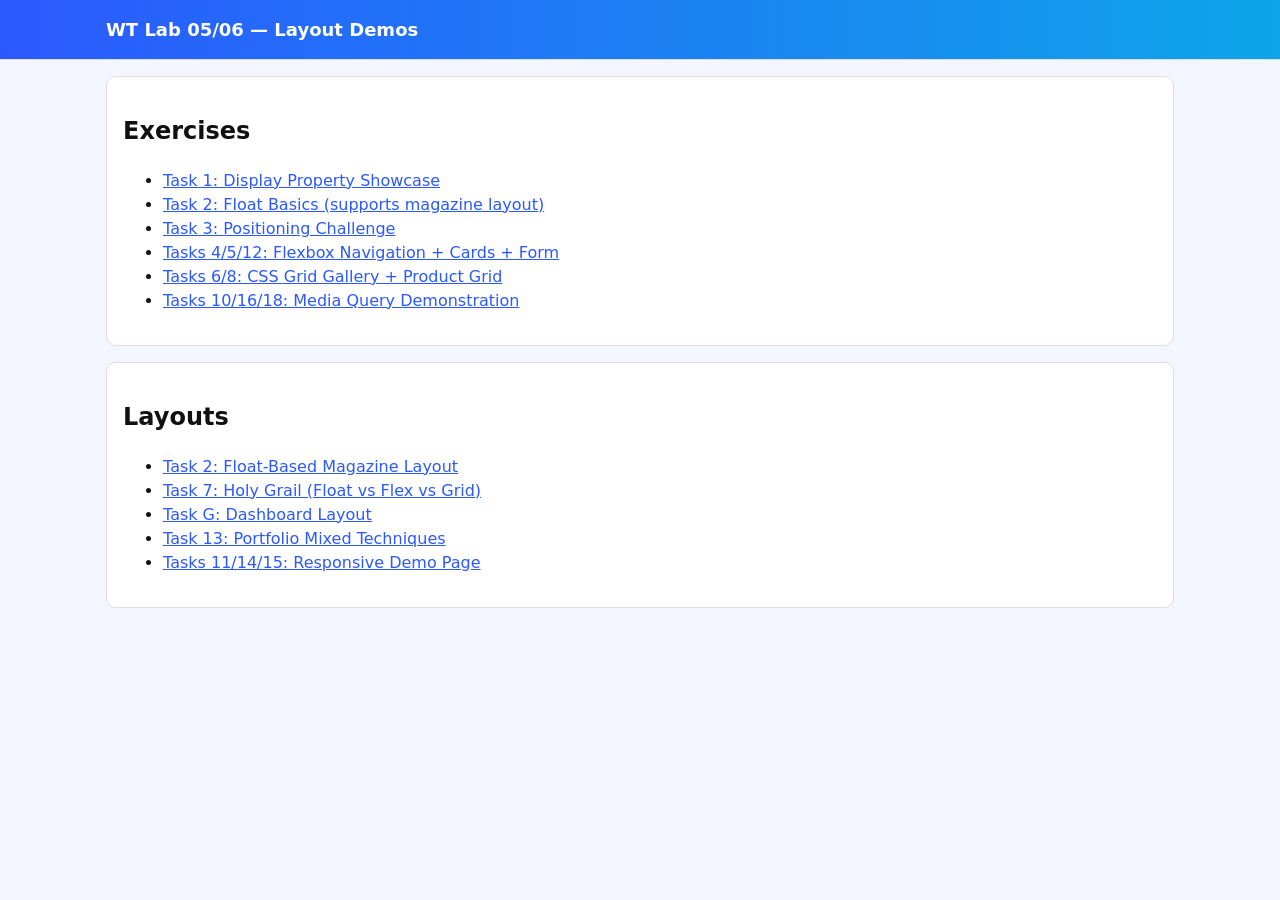
<file: index.html>
<!doctype html>
<html lang="en">
	<head>
		<meta charset="utf-8" />
		<meta name="viewport" content="width=device-width, initial-scale=1" />
		<title>Lab 05/06 Layouts</title>
		<link rel="stylesheet" href="styles/base.css" />
		<link rel="stylesheet" href="styles/utilities.css" />
	</head>
	<body>
		<header class="page-header">
			<div class="container">
				<h1 class="page-title">WT Lab 05/06 — Layout Demos</h1>
				<div class="nav-links">
				</div>
			</div>
		</header>

		<main class="container stack">
			<section class="panel">
				<h2>Exercises</h2>
				<ul>
					<li><a href="exercises/display-exercises.html">Task 1: Display Property Showcase</a></li>
					<li><a href="exercises/float-exercises.html">Task 2: Float Basics (supports magazine layout)</a></li>
					<li><a href="exercises/position-exercises.html">Task 3: Positioning Challenge</a></li>
					<li><a href="exercises/flexbox-exercises.html">Tasks 4/5/12: Flexbox Navigation + Cards + Form</a></li>
					<li><a href="exercises/grid-exercises.html">Tasks 6/8: CSS Grid Gallery + Product Grid</a></li>
					<li><a href="exercises/media-query-exercises.html">Tasks 10/16/18: Media Query Demonstration</a></li>
				</ul>
			</section>

			<section class="panel">
				<h2>Layouts</h2>
				<ul>
					<li><a href="layouts/magazine-float.html">Task 2: Float-Based Magazine Layout</a></li>
					<li><a href="layouts/holy-grail-comparison.html">Task 7: Holy Grail (Float vs Flex vs Grid)</a></li>
					<li><a href="layouts/dashboard-grid.html">Task G: Dashboard Layout</a></li>
					<li><a href="layouts/portfolio-mixed.html">Task 13: Portfolio Mixed Techniques</a></li>
					<li><a href="layouts/responsive-demo.html">Tasks 11/14/15: Responsive Demo Page</a></li>
				</ul>
			</section>
		</main>
	</body>
</html>
</file>
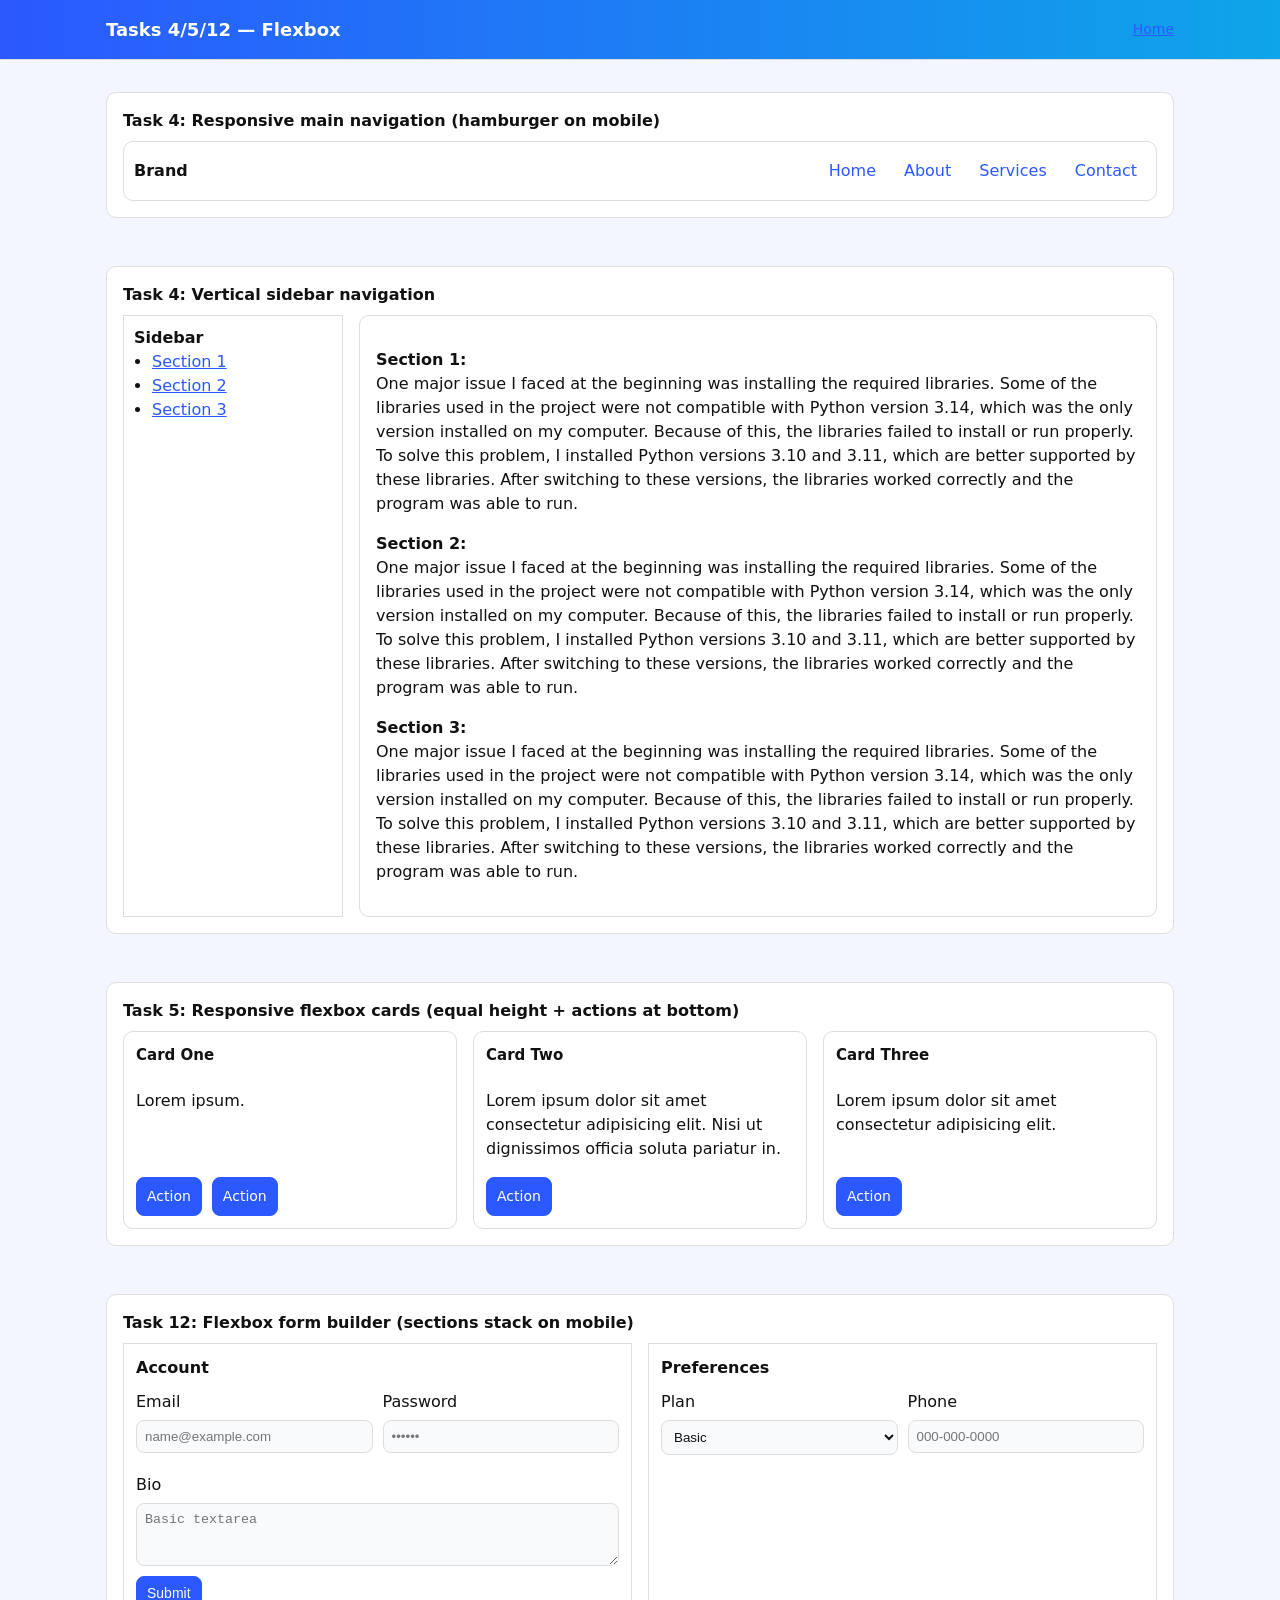
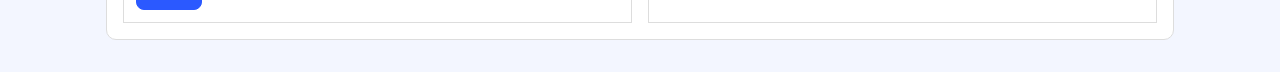
<file: exercises/flexbox-exercises.html>
<!doctype html>
<html lang="en">
	<head>
		<meta charset="utf-8" />
		<meta name="viewport" content="width=device-width, initial-scale=1" />
		<title>Flexbox Exercises</title>
		<link rel="stylesheet" href="../styles/base.css" />
		<link rel="stylesheet" href="../styles/utilities.css" />
		<link rel="stylesheet" href="../styles/flexbox.css" />
	</head>
	<body>
		<header class="page-header">
			<div class="container">
				<h1 class="page-title">Tasks 4/5/12 — Flexbox</h1>
				<nav class="nav-links">
					<a href="../index.html">Home</a>
				</nav>
			</div>
		</header>

		<main class="container stack">
			<section class="panel section">
				<h2>Task 4: Responsive main navigation (hamburger on mobile)</h2>
				<div class="nav-shell">
					<nav class="main-nav" aria-label="Main">
						<div class="brand">Brand</div>
						<label class="hamburger" for="navToggle">Menu</label>
						<input class="nav-toggle" id="navToggle" type="checkbox" />
						<ul class="nav-links-list">
							<li><a href="#">Home</a></li>
							<li><a href="#">About</a></li>
							<li class="dropdown">
								<a href="#">Services</a>
								<ul class="dropdown-menu" aria-label="Dropdown">
									<li><a href="#">Service A</a></li>
									<li><a href="#">Service B</a></li>
								</ul>
							</li>
							<li><a href="#">Contact</a></li>
						</ul>
					</nav>
				</div>
			</section>

			<section class="panel section">
				<h2>Task 4: Vertical sidebar navigation</h2>
				<div class="flex-layout">
					<aside class="side-nav" aria-label="Sidebar navigation">
						<strong>Sidebar</strong>
						<ul>
							<li><a href="#s1">Section 1</a></li>
							<li><a href="#s2">Section 2</a></li>
							<li><a href="#s3">Section 3</a></li>
						</ul>
					</aside>
					<div class="flex-content panel">
						 <p id="s1"><b>Section 1:</b><br>One major issue I faced at the beginning was installing the required
                            libraries. Some of the libraries used in the project were not compatible
                            with Python version 3.14, which was the only version installed on
                            my computer. Because of this, the libraries failed to install or run
                            properly. To solve this problem, I installed Python versions 3.10 
                            and 3.11, which are better supported by these libraries. After switching
                            to these versions, the libraries worked correctly and the program was 
                            able to run.</p>
                            <p id="s2"><b>Section 2:</b><br>One major issue I faced at the beginning was installing the required
                            libraries. Some of the libraries used in the project were not compatible
                            with Python version 3.14, which was the only version installed on
                            my computer. Because of this, the libraries failed to install or run
                            properly. To solve this problem, I installed Python versions 3.10 
                            and 3.11, which are better supported by these libraries. After switching
                            to these versions, the libraries worked correctly and the program was 
                            able to run.</p>
                            <p id="s3"><b>Section 3:</b><br>One major issue I faced at the beginning was installing the required
                            libraries. Some of the libraries used in the project were not compatible
                            with Python version 3.14, which was the only version installed on
                            my computer. Because of this, the libraries failed to install or run
                            properly. To solve this problem, I installed Python versions 3.10 
                            and 3.11, which are better supported by these libraries. After switching
                            to these versions, the libraries worked correctly and the program was 
                            able to run.</p>
					</div>
				</div>
			</section>

			<section class="panel section">
				<h2>Task 5: Responsive flexbox cards (equal height + actions at bottom)</h2>
				<div class="card-grid">
					<article class="card">
						<h3>Card One</h3>
						<p>Lorem ipsum.</p>
						<div class="actions">
							<a class="btn" href="#">Action</a>
							<a class="btn" href="#">Action</a>
						</div>
					</article>
					<article class="card">
						<h3>Card Two</h3>
						<p>Lorem ipsum dolor sit amet consectetur adipisicing elit. Nisi ut dignissimos officia soluta pariatur in.</p>
						<div class="actions">
							<a class="btn" href="#">Action</a>
						</div>
					</article>
					<article class="card">
						<h3>Card Three</h3>
						<p>Lorem ipsum dolor sit amet consectetur adipisicing elit.</p>
						<div class="actions">
							<a class="btn" href="#">Action</a>
						</div>
					</article>
				</div>
			</section>

			<section class="panel section">
				<h2>Task 12: Flexbox form builder (sections stack on mobile)</h2>
				<div class="form-grid">
					<form class="form-section" action="#" method="get">
						<strong>Account</strong>
						<div class="field-row">
							<label class="field">
								<span>Email</span>
								<input type="email" name="email" placeholder="name@example.com" />
							</label>
							<label class="field">
								<span>Password</span>
								<input type="password" name="password" placeholder="••••••" />
							</label>
						</div>
						<label class="field wide">
							<span>Bio</span>
							<textarea name="bio" rows="3" placeholder="Basic textarea"></textarea>
						</label>
						<button class="btn" type="submit">Submit</button>
					</form>

					<form class="form-section" action="#" method="get">
						<strong>Preferences</strong>
						<div class="field-row">
							<label class="field">
								<span>Plan</span>
								<select name="plan">
									<option>Basic</option>
									<option>Pro</option>
								</select>
							</label>
							<label class="field">
								<span>Phone</span>
								<input type="tel" name="phone" placeholder="000-000-0000" />
							</label>
						</div>
					</form>
				</div>
			</section>
		</main>
	</body>
</html>
</file>
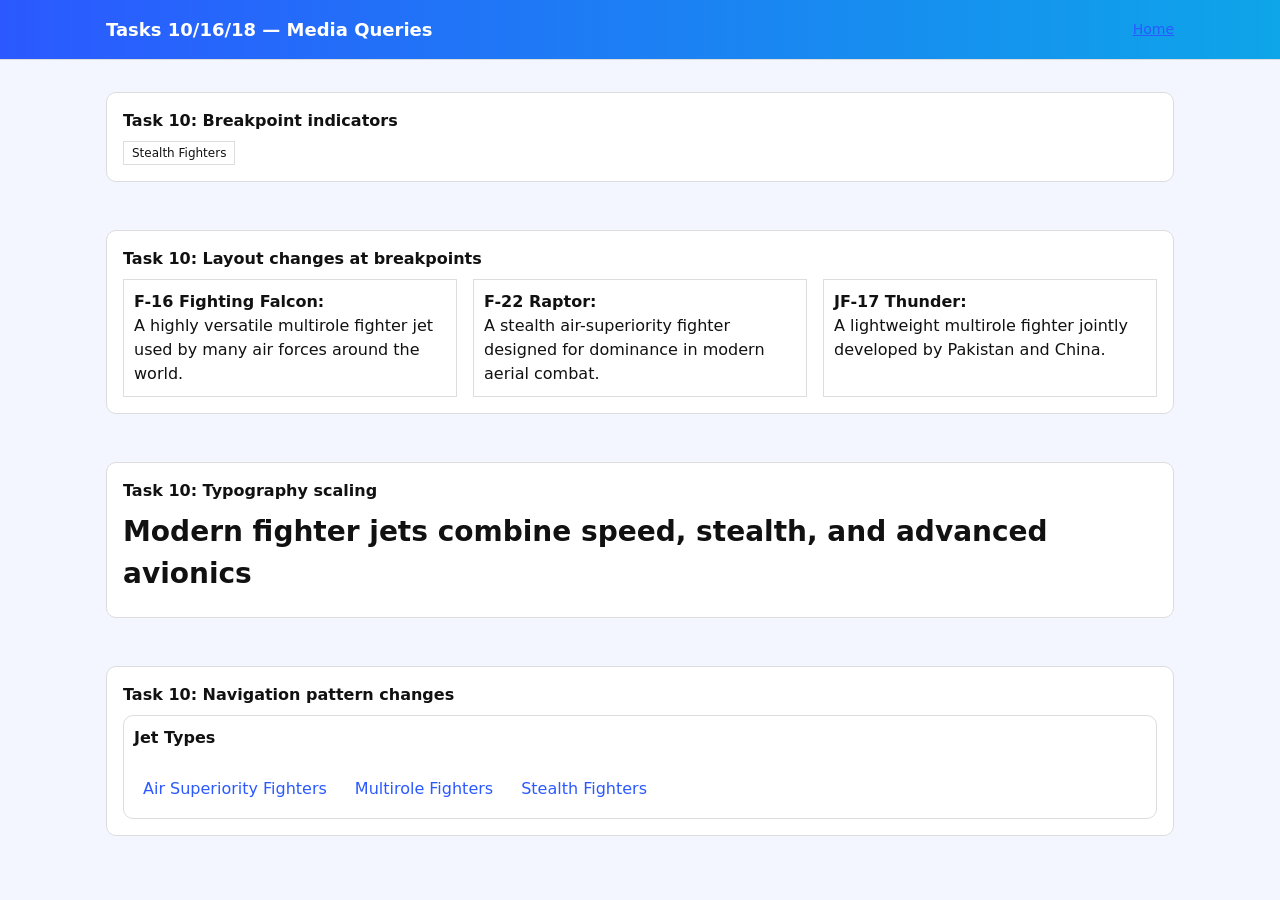
<file: exercises/media-query-exercises.html>
<!doctype html>
<html lang="en">
	<head>
		<meta charset="utf-8" />
		<meta name="viewport" content="width=device-width, initial-scale=1" />
		<title>Media Query Exercises</title>
		<link rel="stylesheet" href="../styles/base.css" />
		<link rel="stylesheet" href="../styles/utilities.css" />
		<link rel="stylesheet" href="../styles/media-queries.css" />
	</head>
	<body>
		<header class="page-header">
			<div class="container">
				<h1 class="page-title">Tasks 10/16/18 — Media Queries</h1>
				<nav class="nav-links">
					<a href="../index.html">Home</a>
				</nav>
			</div>
		</header>

		<main class="container stack">
			<section class="panel section">
				<h2>Task 10: Breakpoint indicators</h2>
				<div class="mq-indicators">
					<span class="pill base">Light Fighter Jets</span>
					<span class="pill md">Multirole Jets</span>
					<span class="pill lg">Air Superiority Jets</span>
					<span class="pill xl">Stealth Fighters</span>
					<span class="pill xxl">Next-Generation Jets</span>
				</div>
			</section>

			<section class="panel section">
				<h2>Task 10: Layout changes at breakpoints</h2>
				<div class="mq-layout" aria-label="Boxes">
					<div class="box"><b>F-16 Fighting Falcon:</b><br> A highly versatile multirole fighter jet used by many air forces around the world.</div>
					<div class="box"><b>F-22 Raptor: </b><br> A stealth air-superiority fighter designed for dominance in modern aerial combat.</div>
					<div class="box"><b>JF-17 Thunder: </b><br> A lightweight multirole fighter jointly developed by Pakistan and China.</div>
				</div>
			</section>

			<section class="panel section type-demo">
				<h2>Task 10: Typography scaling</h2>
				<h1>Modern fighter jets combine speed, stealth, and advanced avionics</h1>
			</section>

			<section class="panel section">
				<h2>Task 10: Navigation pattern changes</h2>
				<nav class="mq-nav" aria-label="Responsive nav">
					<div class="bar">
						<strong>Jet Types</strong>
						<label for="mqNavToggle">Menu</label>
					</div>
					<input id="mqNavToggle" type="checkbox" />
					<ul>
						<li><a href="#">Air Superiority Fighters</a></li>
						<li><a href="#">Multirole Fighters</a></li>
						<li><a href="#">Stealth Fighters</a></li>
					</ul>
				</nav>
			</section>
		</main>
	</body>
</html>
</file>
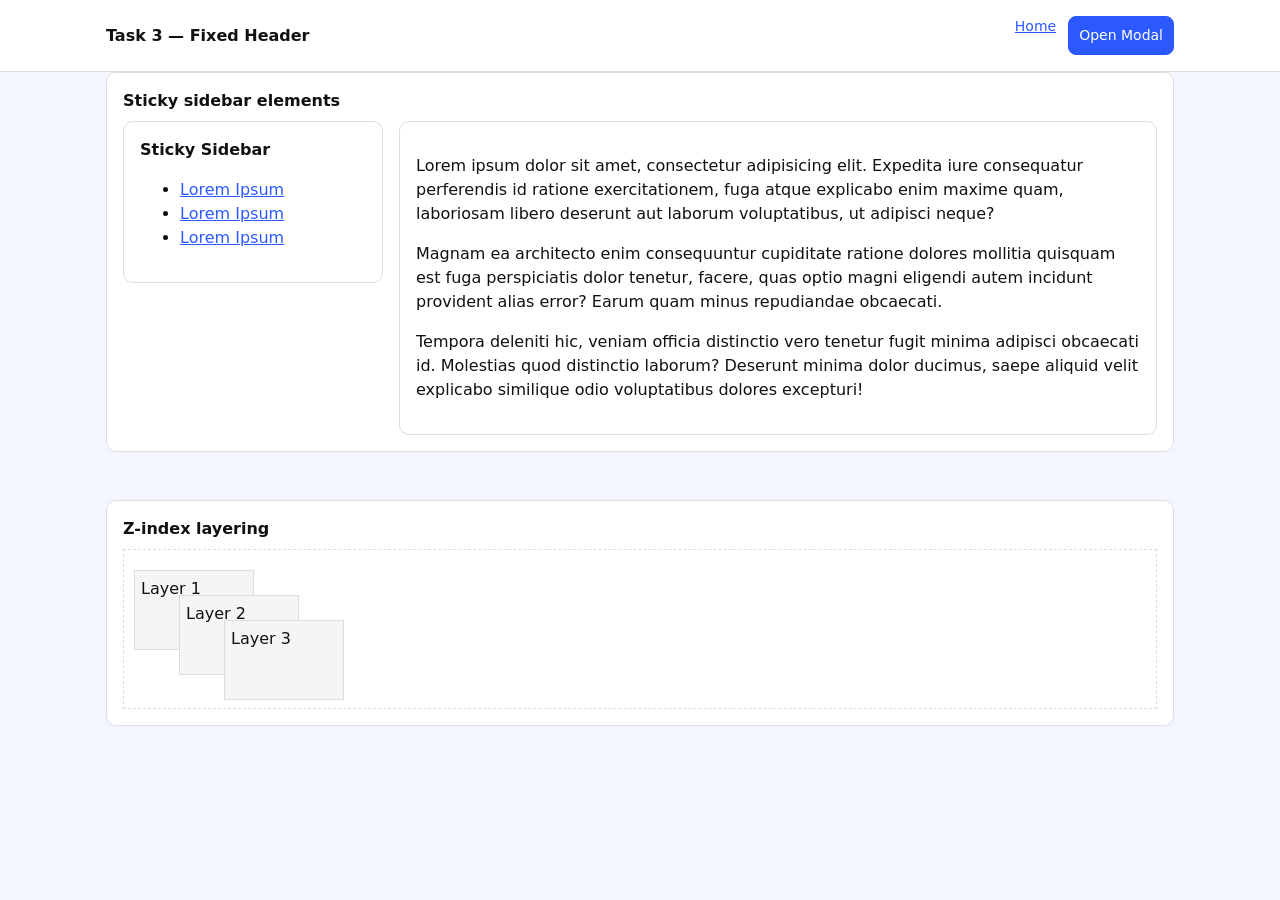
<file: exercises/position-exercises.html>
<!doctype html>
<html lang="en">
	<head>
		<meta charset="utf-8" />
		<meta name="viewport" content="width=device-width, initial-scale=1" />
		<title>Position Exercises</title>
		<link rel="stylesheet" href="../styles/base.css" />
		<link rel="stylesheet" href="../styles/utilities.css" />
		<link rel="stylesheet" href="../styles/position.css" />
	</head>
	<body>
		<header class="fixed-header no-print">
			<div class="container">
				<strong>Task 3 — Fixed Header</strong>
				<nav class="nav-links">
					<a href="../index.html">Home</a>
					<a class="btn" href="#modal">Open Modal</a>
				</nav>
			</div>
		</header>

		<main class="container pos-page stack">
			<section class="panel section">
				<h2>Sticky sidebar elements</h2>
				<div class="pos-demo">
					<aside class="panel sticky-box">
						<strong>Sticky Sidebar</strong>
						<ul>
							<li><a href="https://en.wikipedia.org/wiki/Lorem_ipsum">Lorem Ipsum</a></li>
							<li><a href="https://en.wikipedia.org/wiki/Lorem_ipsum">Lorem Ipsum</a></li>
							<li><a href="https://en.wikipedia.org/wiki/Lorem_ipsum">Lorem Ipsum</a></li>
						</ul>
					</aside>

					<div class="panel">
						<p>Lorem ipsum dolor sit amet, consectetur adipisicing elit. Expedita iure consequatur
                             perferendis id ratione exercitationem, fuga atque explicabo enim maxime quam, 
                             laboriosam libero deserunt aut laborum voluptatibus, ut adipisci neque?</p>
                        <p>Magnam ea architecto enim consequuntur cupiditate ratione dolores mollitia quisquam 
                            est fuga perspiciatis dolor tenetur, facere, quas optio magni eligendi autem 
                            incidunt provident alias error? Earum quam minus repudiandae obcaecati.</p>
                        <p>Tempora deleniti hic, veniam officia distinctio vero tenetur fugit minima adipisci
                             obcaecati id. Molestias quod distinctio laborum? Deserunt minima dolor ducimus,
                              saepe aliquid velit explicabo similique odio voluptatibus dolores excepturi!</p>
					</div>
				</div>
			</section>

			<section class="panel section">
				<h2>Z-index layering</h2>
				<div class="layer-area">
					<div class="layer a">Layer 1</div>
					<div class="layer b">Layer 2</div>
					<div class="layer c">Layer 3</div>
				</div>
			</section>
		</main>

		<div id="modal" class="modal-overlay" aria-label="Modal overlay">
			<div class="modal" role="dialog" aria-modal="true" aria-labelledby="modalTitle">
				<h2 id="modalTitle" style="margin-top:0">Modal Dialog</h2>
				<p>This is positioned with CSS. On mobile it becomes full-screen.</p>
				<a class="btn" href="#">Close</a>
			</div>
		</div>
	</body>
</html>
</file>
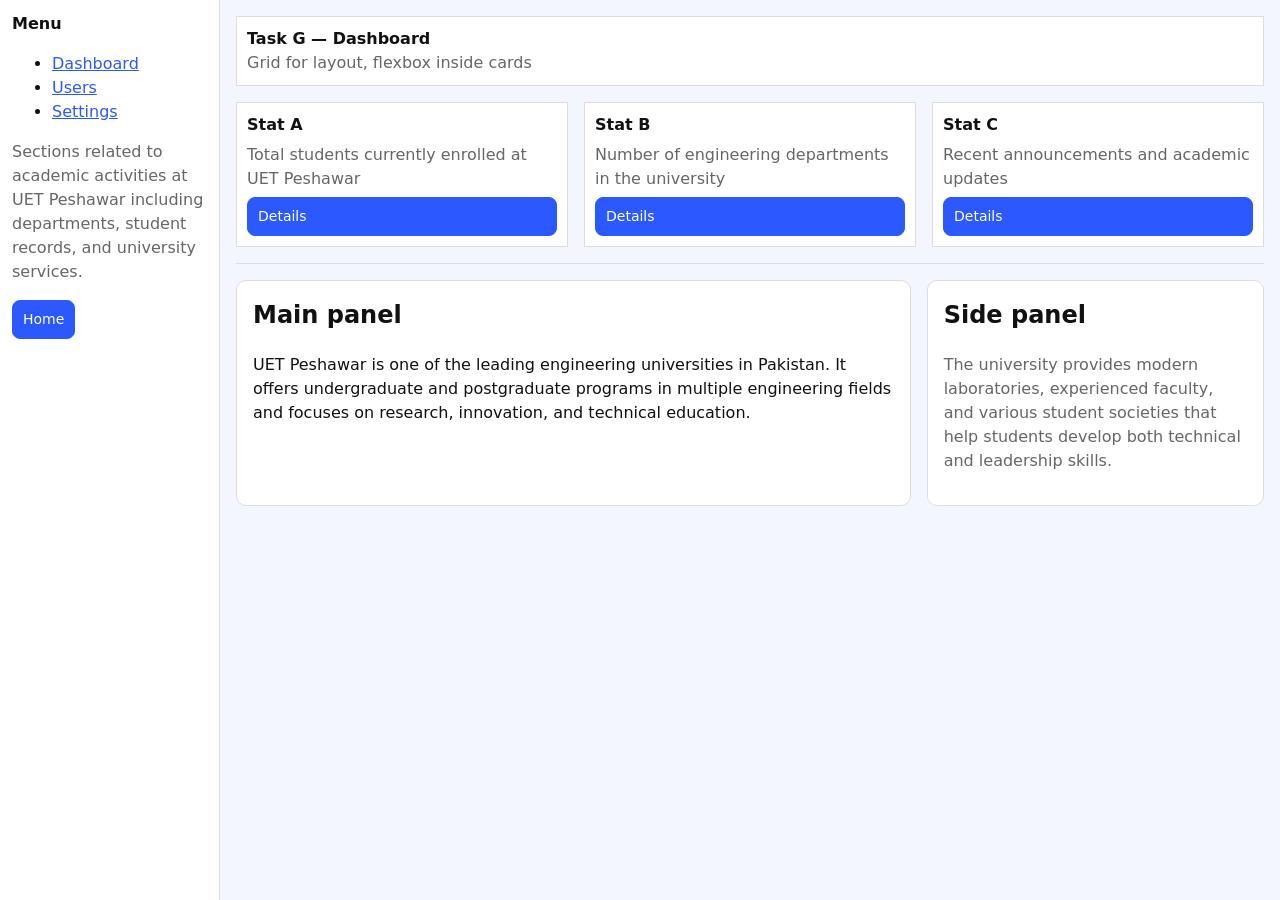
<file: layouts/dashboard-grid.html>
<!doctype html>
<html lang="en">
	<head>
		<meta charset="utf-8" />
		<meta name="viewport" content="width=device-width, initial-scale=1" />
		<title>Dashboard Grid</title>
		<link rel="stylesheet" href="../styles/base.css" />
		<link rel="stylesheet" href="../styles/utilities.css" />
		<link rel="stylesheet" href="../styles/responsive.css" />
	</head>
	<body>
		<div class="dash">
			<aside class="dash-sidebar" aria-label="Sidebar">
				<strong>Menu</strong>
				<ul>
					<li><a href="#">Dashboard</a></li>
					<li><a href="#">Users</a></li>
					<li><a href="#">Settings</a></li>
				</ul>
				<p class="muted">Sections related to academic activities at UET Peshawar including departments, student records, and university services.</p>
				<p><a class="btn" href="../index.html">Home</a></p>
			</aside>

			<main class="dash-main" aria-label="Main content">
				<header class="dash-top">
					<strong>Task G — Dashboard</strong>
					<div class="muted">Grid for layout, flexbox inside cards</div>
				</header>

				<section class="stats" aria-label="Stats">
					<div class="stat">
						<strong>Stat A</strong>
						<span class="muted">Total students currently enrolled at UET Peshawar</span>
						<a class="btn" href="#">Details</a>
					</div>
					<div class="stat">
						<strong>Stat B</strong>
						<span class="muted">Number of engineering departments in the university</span>
						<a class="btn" href="#">Details</a>
					</div>
					<div class="stat">
						<strong>Stat C</strong>
						<span class="muted">Recent announcements and academic updates</span>
						<a class="btn" href="#">Details</a>
					</div>
				</section>

				<hr class="hr" />

				<section class="content-grid" aria-label="Content">
					<div class="panel">
						<h2 style="margin-top:0">Main panel</h2>
						<p>UET Peshawar is one of the leading engineering universities in Pakistan. It offers undergraduate and postgraduate programs in multiple engineering fields and focuses on research, innovation, and technical education.</p>
					</div>
					<div class="panel">
						<h2 style="margin-top:0">Side panel</h2>
						<p class="muted">The university provides modern laboratories, experienced faculty, and various student societies that help students develop both technical and leadership skills.</p>
					</div>
				</section>
			</main>
		</div>
	</body>
</html>
</file>
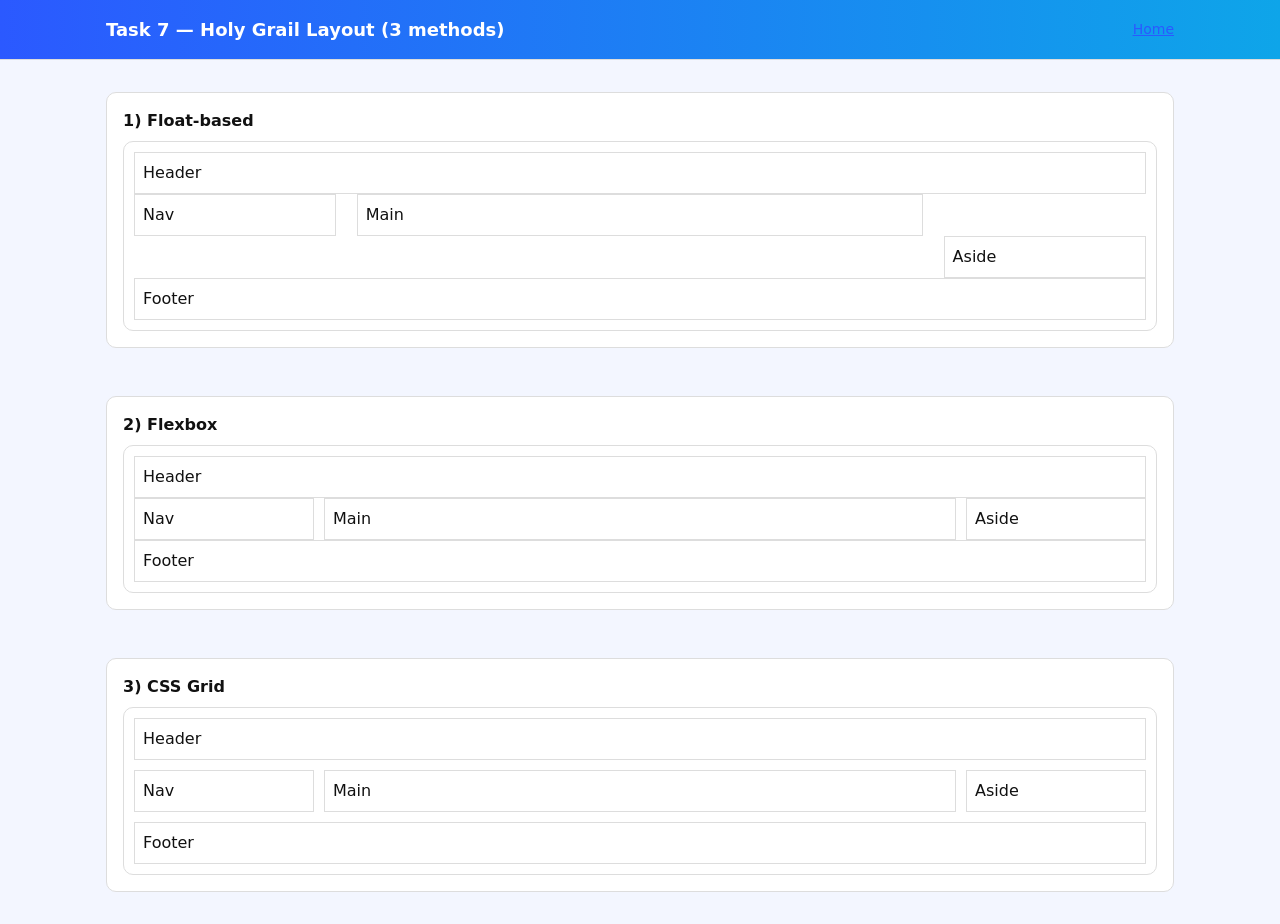
<file: layouts/holy-grail-comparison.html>
<!doctype html>
<html lang="en">
	<head>
		<meta charset="utf-8" />
		<meta name="viewport" content="width=device-width, initial-scale=1" />
		<title>Holy Grail Comparison</title>
		<link rel="stylesheet" href="../styles/base.css" />
		<link rel="stylesheet" href="../styles/utilities.css" />
		<link rel="stylesheet" href="../styles/responsive.css" />
	</head>
	<body>
		<header class="page-header">
			<div class="container">
				<h1 class="page-title">Task 7 — Holy Grail Layout (3 methods)</h1>
				<nav class="nav-links">
					<a href="../index.html">Home</a>
				</nav>
			</div>
		</header>

		<main class="container stack">
			<section class="panel section">
				<h2>1) Float-based</h2>
				<div class="hg-demo hg-float clearfix">
					<div class="hg-header">Header</div>
					<nav class="hg-nav">Nav</nav>
					<main class="hg-main">Main</main>
					<aside class="hg-aside">Aside</aside>
					<div class="hg-footer">Footer</div>
				</div>
			</section>

			<section class="panel section">
				<h2>2) Flexbox</h2>
				<div class="hg-demo hg-flex">
					<div class="hg-header">Header</div>
					<div class="hg-body">
						<nav class="hg-nav">Nav</nav>
						<main class="hg-main">Main</main>
						<aside class="hg-aside">Aside</aside>
					</div>
					<div class="hg-footer">Footer</div>
				</div>
			</section>

			<section class="panel section">
				<h2>3) CSS Grid</h2>
				<div class="hg-demo hg-grid">
					<div class="hg-header">Header</div>
					<nav class="hg-nav">Nav</nav>
					<main class="hg-main">Main</main>
					<aside class="hg-aside">Aside</aside>
					<div class="hg-footer">Footer</div>
				</div>
			</section>
		</main>
	</body>
</html>
</file>
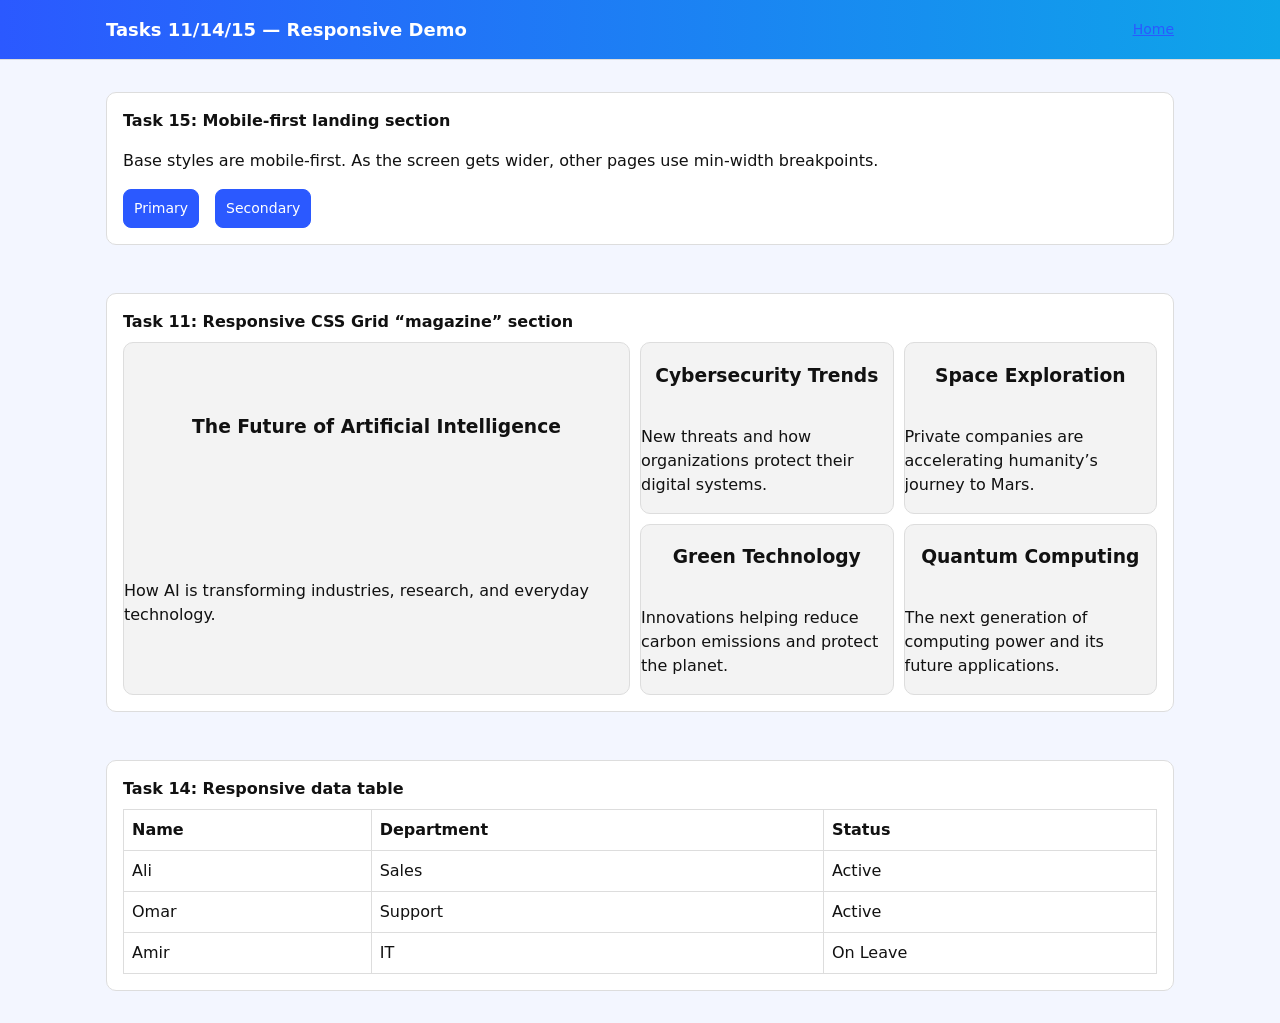
<file: layouts/responsive-demo.html>
<!doctype html>
<html lang="en">
	<head>
		<meta charset="utf-8" />
		<meta name="viewport" content="width=device-width, initial-scale=1" />
		<title>Responsive Demo</title>
		<link rel="stylesheet" href="../styles/base.css" />
		<link rel="stylesheet" href="../styles/utilities.css" />
		<link rel="stylesheet" href="../styles/responsive.css" />
		<link rel="stylesheet" href="../styles/grid.css" />
	</head>
	<body>
		<header class="page-header">
			<div class="container">
				<h1 class="page-title">Tasks 11/14/15 — Responsive Demo</h1>
				<nav class="nav-links">
					<a href="../index.html">Home</a>
				</nav>
			</div>
		</header>

		<main class="container stack">
			<section class="panel section">
				<h2>Task 15: Mobile-first landing section</h2>
				<p>
					Base styles are mobile-first. As the screen gets wider, other pages use min-width breakpoints.
				</p>
				<div class="row">
					<a class="btn" href="#">Primary</a>
					<a class="btn" href="#">Secondary</a>
				</div>
			</section>

			<section class="panel section">
				<h2>Task 11: Responsive CSS Grid “magazine” section</h2>

				<div class="mag-grid" aria-label="Magazine grid">

					<div class="tile feature" tabindex="0">
						<h3>The Future of Artificial Intelligence</h3>
						<p>How AI is transforming industries, research, and everyday technology.</p>
						<div class="overlay"><a href="https://google.com">Read More</a></div>
					</div>

					<div class="tile" tabindex="0">
						<h3>Cybersecurity Trends</h3>
						<p>New threats and how organizations protect their digital systems.</p>
						<div class="overlay"><a href="https://google.com">Read More</a></div>
					</div>

					<div class="tile" tabindex="0">
						<h3>Space Exploration</h3>
						<p>Private companies are accelerating humanity’s journey to Mars.</p>
						<div class="overlay"><a href="https://google.com">Read More</a></div>
					</div>

					<div class="tile" tabindex="0">
						<h3>Green Technology</h3>
						<p>Innovations helping reduce carbon emissions and protect the planet.</p>
						<div class="overlay"><a href="https://google.com">Read More</a></div>
					</div>

					<div class="tile" tabindex="0">
						<h3>Quantum Computing</h3>
						<p>The next generation of computing power and its future applications.</p>
						<div class="overlay"><a href="https://google.com">Read More</a></div>
					</div>

				</div>
			</section>

			<section class="panel section">
				<h2>Task 14: Responsive data table</h2>
				<table class="data-table" aria-label="Data table">
					<thead>
						<tr>
							<th>Name</th>
							<th>Department</th>
							<th>Status</th>
						</tr>
					</thead>
					<tbody>
						<tr>
							<td>Ali</td>
							<td>Sales</td>
							<td>Active</td>
						</tr>
						<tr>
							<td>Omar</td>
							<td>Support</td>
							<td>Active</td>
						</tr>
						<tr>
							<td>Amir</td>
							<td>IT</td>
							<td>On Leave</td>
						</tr>
					</tbody>
				</table>

				<div class="data-cards" aria-label="Card version">
					<div class="data-card">
						<strong>Ali</strong>
						<div class="muted">Sales</div>
						<div>Status: Active</div>
					</div>
					<div class="data-card">
						<strong>Omar</strong>
						<div class="muted">Support</div>
						<div>Status: Active</div>
					</div>
					<div class="data-card">
						<strong>Ali</strong>
						<div class="muted">IT</div>
						<div>Status: On Leave</div>
					</div>
				</div>
			</section>
		</main>
	</body>
</html>
</file>
<file: styles/base.css>
:root {
	--max-width: 1100px;
	--bg: #f3f6ff;
	--surface: #ffffff;
	--surface-2: #f8fafc;
	--text: #111111;
	--muted: #666666;
	--border: #dddddd;
	--accent: #2b59ff;
	--accent-2: #0ea5e9;
	--accent-ink: #ffffff;
	--gap: 16px;
}

* {
	box-sizing: border-box;
}

html,
body {
	height: 100%;
}

body {
	margin: 0;
	font-family: system-ui, -apple-system, Segoe UI, Roboto, Arial, sans-serif;
	line-height: 1.5;
	color: var(--text);
	background: var(--bg);
}

img {
	max-width: 100%;
	display: block;
}

a {
	color: var(--accent);
}

a:hover {
	text-decoration: none;
}

.container {
	max-width: var(--max-width);
	margin: 0 auto;
	padding: 16px;
}

.page-header {
	background: linear-gradient(90deg, var(--accent), var(--accent-2));
	border-bottom: 1px solid var(--border);
}

.page-header .container {
	display: flex;
	gap: 12px;
	align-items: center;
	justify-content: space-between;
}

.page-title {
	margin: 0;
	font-size: 18px;
	color: var(--accent-ink);
}

.nav-links {
	display: flex;
	gap: 12px;
	flex-wrap: wrap;
	font-size: 14px;
	color: var(--accent-ink);
}

.muted {
	color: var(--muted);
}

.panel {
	background: var(--surface);
	border: 1px solid var(--border);
	padding: 16px;
	border-radius: 10px;
}

.section {
	margin: 16px 0;
}

.section h2 {
	margin: 0 0 8px 0;
	font-size: 16px;
}

.btn {
	display: inline-block;
	padding: 8px 10px;
	border: 1px solid var(--accent);
	background: var(--accent);
	color: var(--accent-ink);
	border-radius: 8px;
	text-decoration: none;
	font-size: 14px;
}

.btn:hover {
	filter: brightness(0.95);
}

.field {
	display: flex;
	flex-direction: column;
	gap: 6px;
	margin: 10px 0;
}

.field input,
.field select,
.field textarea {
	padding: 8px;
	border: 1px solid var(--border);
	background: var(--surface-2);
	color: var(--text);
	border-radius: 8px;
}

.hr {
	border: none;
	border-top: 1px solid var(--border);
	margin: 16px 0;
}
</file>
<file: styles/utilities.css>
.stack {
	display: flex;
	flex-direction: column;
	gap: var(--gap);
}

.row {
	display: flex;
	gap: var(--gap);
	align-items: center;
	flex-wrap: wrap;
}

.grid {
	display: grid;
	gap: var(--gap);
}

.center {
	display: grid;
	place-items: center;
}

.box {
	border: 1px solid var(--border);
	background: var(--surface);
	padding: 10px;
}

.pill {
	display: inline-block;
	padding: 2px 8px;
	border: 1px solid var(--border);
	background: var(--surface);
	font-size: 12px;
}

.text-center {
	text-align: center;
}

.clearfix::after {
	content: "";
	display: block;
	clear: both;
}

.hide {
	display: none !important;
}

.show-inline {
	display: inline !important;
}

.show-block {
	display: block !important;
}

@media (min-width: 768px) {
	.hide-md {
		display: none !important;
	}
	.show-md {
		display: block !important;
	}
	.text-center-md {
		text-align: center;
	}
}

@media (min-width: 1024px) {
	.hide-lg {
		display: none !important;
	}
	.show-lg {
		display: block !important;
	}
	.text-right-lg {
		text-align: right;
	}
}
</file>
<file: styles/flexbox.css>
.nav-shell {
	border: 1px solid var(--border);
	background: var(--surface);
	border-radius: 10px;
}

.main-nav {
	display: flex;
	align-items: center;
	justify-content: space-between;
	gap: 12px;
	padding: 10px;
}

.brand {
	font-weight: 600;
}

.nav-toggle {
	display: none;
}

.hamburger {
	display: none;
	border: 1px solid var(--border);
	padding: 6px 8px;
	cursor: pointer;
	user-select: none;
}

.nav-links-list {
	list-style: none;
	margin: 0;
	padding: 0;
	display: flex;
	gap: 10px;
	align-items: center;
}

.nav-links-list a {
	display: inline-block;
	padding: 6px 8px;
	border: 1px solid transparent;
	text-decoration: none;
}

.nav-links-list a:focus,
.nav-links-list a:hover {
	border-color: var(--border);
}

.dropdown {
	position: relative;
	display: flex;
	align-items: center;
}

.dropdown-menu {
	list-style: none;
	margin: 0;
	padding: 6px;
	border: 1px solid var(--border);
	background: var(--surface);
	position: absolute;
	top: 100%;
	left: 0;
	display: none;
	min-width: 160px;
	border-radius: 10px;
}

.dropdown:hover .dropdown-menu,
.dropdown:focus-within .dropdown-menu {
	display: flex;
	flex-direction: column;
	gap: 4px;
}

.dropdown-menu a {
	padding: 6px 8px;
}

@media (max-width: 700px) {
	.hamburger {
		display: inline-block;
	}
	.nav-links-list {
		display: none;
		width: 100%;
		flex-direction: column;
		align-items: stretch;
		gap: 6px;
		padding: 10px;
		border-top: 1px solid var(--border);
		transform: translateY(-6px);
		transition: transform 150ms ease;
	}
	.nav-toggle:checked ~ .nav-links-list {
		display: flex;
		transform: translateY(0);
	}
	.dropdown-menu {
		position: static;
		border: none;
		padding: 0;
		display: flex;
		flex-direction: column;
		gap: 4px;
		margin-left: 10px;
	}
}

.flex-layout {
	display: flex;
	gap: var(--gap);
	align-items: stretch;
}

.side-nav {
	flex: 0 0 220px;
	border: 1px solid var(--border);
	background: var(--surface);
	padding: 10px;
}

.side-nav ul {
	margin: 0;
	padding-left: 18px;
}

.flex-content {
	flex: 1;
}

@media (max-width: 800px) {
	.flex-layout {
		flex-direction: column;
	}
	.side-nav {
		flex-basis: auto;
	}
}

.card-grid {
	display: flex;
	flex-wrap: wrap;
	gap: var(--gap);
}

.card {
	border: 1px solid var(--border);
	background: var(--surface);
	padding: 12px;
	display: flex;
	flex-direction: column;
	flex: 1 1 100%;
	min-width: 240px;
	border-radius: 10px;
}

.card h3 {
	margin: 0 0 6px 0;
	font-size: 15px;
}

.card .actions {
	margin-top: auto;
	display: flex;
	gap: 10px;
}

@media (min-width: 768px) {
	.card {
		flex-basis: calc(50% - var(--gap));
	}
}

@media (min-width: 1024px) {
	.card {
		flex-basis: calc(33.333% - var(--gap));
	}
}

.form-grid {
	display: flex;
	gap: var(--gap);
	flex-wrap: wrap;
}

.form-section {
	flex: 1 1 300px;
	border: 1px solid var(--border);
	background: var(--surface);
	padding: 12px;
}

.field-row {
	display: flex;
	gap: 10px;
	flex-wrap: wrap;
}

.field {
	flex: 1 1 160px;
	display: flex;
	flex-direction: column;
	gap: 6px;
	margin: 10px 0;
}

.field input,
.field select,
.field textarea {
	padding: 8px;
	border: 1px solid var(--border);
}

@media (min-width: 1024px) {
	.field.wide {
		flex-basis: 100%;
	}
}
</file>
<file: styles/media-queries.css>
.mq-indicators {
	display: flex;
	gap: 8px;
	flex-wrap: wrap;
}

.mq-indicators .pill {
	display: none;
}

.pill.base {
	display: inline-block;
}

@media (min-width: 768px) {
	.pill.base {
		display: none;
	}
	.pill.md {
		display: inline-block;
	}
}

@media (min-width: 1024px) {
	.pill.md {
		display: none;
	}
	.pill.lg {
		display: inline-block;
	}
}

@media (min-width: 1200px) {
	.pill.lg {
		display: none;
	}
	.pill.xl {
		display: inline-block;
	}
}

@media (min-width: 1400px) {
	.pill.xl {
		display: none;
	}
	.pill.xxl {
		display: inline-block;
	}
}

.mq-layout {
	display: grid;
	grid-template-columns: 1fr;
	gap: var(--gap);
}

@media (min-width: 768px) {
	.mq-layout {
		grid-template-columns: 1fr 1fr;
	}
}

@media (min-width: 1024px) {
	.mq-layout {
		grid-template-columns: 1fr 1fr 1fr;
	}
}

.type-demo h1 {
	font-size: 20px;
	margin: 0 0 6px 0;
}

@media (min-width: 768px) {
	.type-demo h1 {
		font-size: 24px;
	}
}

@media (min-width: 1024px) {
	.type-demo h1 {
		font-size: 28px;
	}
}

.mq-nav {
	border: 1px solid var(--border);
	background: var(--surface);
	border-radius: 10px;
}

.mq-nav .bar {
	display: flex;
	justify-content: space-between;
	align-items: center;
	gap: 10px;
	padding: 10px;
}

.mq-nav input {
	display: none;
}

.mq-nav label {
	border: 1px solid var(--border);
	padding: 6px 8px;
	cursor: pointer;
	user-select: none;
}

.mq-nav ul {
	list-style: none;
	margin: 0;
	padding: 0;
	display: none;
	border-top: 1px solid var(--border);
}

.mq-nav a {
	display: block;
	padding: 10px;
	text-decoration: none;
}

.mq-nav input:checked ~ ul {
	display: block;
}

@media (min-width: 1024px) {
	.mq-nav label {
		display: none;
	}
	.mq-nav ul {
		display: flex;
		gap: 10px;
		border-top: none;
		padding: 10px;
	}
	.mq-nav a {
		padding: 6px 8px;
		border: 1px solid transparent;
	}
	.mq-nav a:hover {
		border-color: var(--border);
	}
}

@media (prefers-color-scheme: dark) {
	:root {
		--bg: #111111;
		--surface: #1a1a1a;
		--text: #f0f0f0;
		--muted: #b0b0b0;
		--border: #333333;
		--accent: #7aa2ff;
		--accent-2: #38bdf8;
		--accent-ink: #0b1020;
	}
}

@media (prefers-reduced-motion: reduce) {
	* {
		transition: none !important;
		scroll-behavior: auto !important;
	}
}

@media print {
	.no-print {
		display: none !important;
	}
	body {
		background: #fff;
	}
}
</file>
<file: styles/position.css>
.pos-demo {
	display: grid;
	grid-template-columns: 1fr;
	gap: var(--gap);
}

@media (min-width: 900px) {
	.pos-demo {
		grid-template-columns: 260px 1fr;
		align-items: start;
	}
}

.fixed-header {
	position: fixed;
	top: 0;
	left: 0;
	right: 0;
	background: var(--surface);
	border-bottom: 1px solid var(--border);
	z-index: 50;
}

.fixed-header .container {
	display: flex;
	align-items: center;
	justify-content: space-between;
	gap: 12px;
}

.pos-page {
	padding-top: 56px;
}

@media (max-width: 600px) {
	.fixed-header {
		position: static;
	}
	.pos-page {
		padding-top: 0;
	}
}

.sticky-box {
	position: sticky;
	top: 72px;
}

@media (max-width: 900px) {
	.sticky-box {
		position: static;
	}
}

.modal-overlay {
	position: fixed;
	inset: 0;
	background: rgba(0, 0, 0, 0.35);
	display: none;
	z-index: 80;
}

.modal-overlay:target {
	display: grid;
	place-items: center;
}

.modal {
	position: absolute;
	top: 50%;
	left: 50%;
	transform: translate(-50%, -50%);
	width: min(520px, calc(100% - 32px));
	background: var(--surface);
	border: 1px solid var(--border);
	padding: 16px;
}

@media (max-width: 600px) {
	.modal {
		position: fixed;
		inset: 0;
		width: auto;
		height: auto;
		border: none;
		padding: 16px;
		transform: none;
	}
}

.layer-area {
	position: relative;
	height: 160px;
	border: 1px dashed var(--border);
	background: #fff;
}

.layer {
	position: absolute;
	width: 120px;
	height: 80px;
	border: 1px solid var(--border);
	background: #f5f5f5;
	padding: 6px;
}

.layer.a {
	left: 10px;
	top: 20px;
	z-index: 1;
}

.layer.b {
	left: 55px;
	top: 45px;
	z-index: 2;
}

.layer.c {
	left: 100px;
	top: 70px;
	z-index: 3;
}
</file>
<file: styles/responsive.css>
.hg-demo {
	border: 1px solid var(--border);
	background: var(--surface);
	padding: 10px;
	border-radius: 10px;
}

.hg-demo .hg-header,
.hg-demo .hg-footer {
	border: 1px solid var(--border);
	background: #fff;
	padding: 8px;
}

.hg-demo .hg-nav,
.hg-demo .hg-aside,
.hg-demo .hg-main {
	border: 1px solid var(--border);
	background: #fff;
	padding: 8px;
}

.hg-float .hg-nav {
	float: left;
	width: 20%;
}

.hg-float .hg-aside {
	float: right;
	width: 20%;
}

.hg-float .hg-main {
	margin: 0 22%;
}

.hg-float .hg-header,
.hg-float .hg-footer {
	clear: both;
}

@media (max-width: 700px) {
	.hg-float .hg-nav,
	.hg-float .hg-aside {
		float: none;
		width: auto;
	}
	.hg-float .hg-main {
		margin: 0;
	}
}

.hg-flex .hg-body {
	display: flex;
	gap: 10px;
}

.hg-flex .hg-nav,
.hg-flex .hg-aside {
	flex: 0 0 180px;
}

.hg-flex .hg-main {
	flex: 1;
}

@media (max-width: 700px) {
	.hg-flex .hg-body {
		flex-direction: column;
	}
	.hg-flex .hg-nav,
	.hg-flex .hg-aside {
		flex-basis: auto;
	}
}

.hg-grid {
	display: grid;
	gap: 10px;
	grid-template-areas:
		"header"
		"nav"
		"main"
		"aside"
		"footer";
}

.hg-grid .hg-header {
	grid-area: header;
}

.hg-grid .hg-nav {
	grid-area: nav;
}

.hg-grid .hg-main {
	grid-area: main;
}

.hg-grid .hg-aside {
	grid-area: aside;
}

.hg-grid .hg-footer {
	grid-area: footer;
}

@media (min-width: 900px) {
	.hg-grid {
		grid-template-columns: 180px 1fr 180px;
		grid-template-areas:
			"header header header"
			"nav main aside"
			"footer footer footer";
	}
}

.dash {
	min-height: 100vh;
}

.dash-sidebar {
	position: fixed;
	top: 0;
	left: 0;
	bottom: 0;
	width: 220px;
	background: var(--surface);
	border-right: 1px solid var(--border);
	padding: 12px;
}

.dash-main {
	margin-left: 220px;
	padding: 16px;
}

.dash-top {
	border: 1px solid var(--border);
	background: var(--surface);
	padding: 10px;
	margin-bottom: 16px;
}

.stats {
	display: flex;
	gap: var(--gap);
	flex-wrap: wrap;
}

.stat {
	flex: 1 1 200px;
	border: 1px solid var(--border);
	background: #fff;
	padding: 10px;
	display: flex;
	flex-direction: column;
	gap: 6px;
}

.content-grid {
	display: grid;
	gap: var(--gap);
	grid-template-columns: 1fr;
}

@media (min-width: 900px) {
	.content-grid {
		grid-template-columns: 2fr 1fr;
	}
}

@media (max-width: 1024px) {
	.dash-sidebar {
		width: 72px;
		overflow: hidden;
	}
	.dash-main {
		margin-left: 72px;
	}
}

@media (max-width: 700px) {
	.dash-sidebar {
		position: static;
		width: auto;
		border-right: none;
		border-bottom: 1px solid var(--border);
	}
	.dash-main {
		margin-left: 0;
	}
	.stats {
		flex-direction: column;
	}
}

.portfolio {
	display: grid;
	gap: var(--gap);
	grid-template-areas:
		"header"
		"projects"
		"about"
		"footer";
}

.portfolio-header {
	grid-area: header;
}

.portfolio-projects {
	grid-area: projects;
}

.portfolio-about {
	grid-area: about;
}

.portfolio-footer {
	grid-area: footer;
}

.project-gallery {
	display: flex;
	flex-wrap: wrap;
	gap: var(--gap);
}

.project {
	position: relative;
	border: 1px solid var(--border);
	background: #fff;
	padding: 10px;
	flex: 1 1 240px;
	min-height: 120px;
}

.badge {
	position: absolute;
	top: 10px;
	right: 10px;
	border: 1px solid var(--border);
	background: var(--surface);
	padding: 2px 6px;
	font-size: 12px;
}

@media (min-width: 900px) {
	.portfolio {
		grid-template-columns: 2fr 1fr;
		grid-template-areas:
			"header header"
			"projects about"
			"footer footer";
		align-items: start;
	}
}

@media (max-width: 700px) {
	.project-gallery {
		flex-direction: column;
	}
}

.data-table {
	width: 100%;
	border-collapse: collapse;
}

.data-table th,
.data-table td {
	border: 1px solid var(--border);
	padding: 8px;
	text-align: left;
}

.data-cards {
	display: none;
	gap: 10px;
}

.data-card {
	border: 1px solid var(--border);
	background: #fff;
	padding: 10px;
}

@media (max-width: 1024px) {
	.data-table {
		display: none;
	}
	.data-cards {
		display: grid;
		grid-template-columns: repeat(2, 1fr);
	}
}

@media (max-width: 600px) {
	.data-cards {
		grid-template-columns: 1fr;
	}
}
</file>
<file: styles/grid.css>
.gallery-layout {
	display: grid;
	gap: var(--gap);
	grid-template-areas:
		"title"
		"grid"
		"info";
}

.gallery-title {
	grid-area: title;
}

.gallery-grid {
	grid-area: grid;
	display: grid;
	gap: 10px;
	grid-template-columns: repeat(auto-fit, minmax(160px, 1fr));
	grid-auto-rows: 90px;
}

.gallery-info {
	grid-area: info;
}

.tile {
	border: 1px solid var(--border);
	background: #f3f3f3;
	position: relative;
	overflow: hidden;
	display: grid;
	place-items: center;
	border-radius: 10px;
}

.tile .overlay {
	position: absolute;
	inset: 0;
	background: rgba(0, 0, 0, 0.35);
	color: #fff;
	display: grid;
	place-items: center;
	opacity: 0;
	transition: opacity 150ms ease;
}

.tile:hover .overlay,
.tile:focus-within .overlay {
	opacity: 1;
}

.span-2 {
	grid-row: span 2;
}

.span-3 {
	grid-row: span 3;
}

@media (min-width: 900px) {
	.gallery-layout {
		grid-template-columns: 1fr 280px;
		grid-template-areas:
			"title info"
			"grid info";
		align-items: start;
	}
}

.shop {
	border: 1px solid var(--border);
	background: var(--surface);
	border-radius: 10px;
}

.shop-shell {
	display: grid;
	grid-template-areas:
		"shopbar"
		"products";
}

.shopbar {
	grid-area: shopbar;
	display: flex;
	align-items: center;
	justify-content: space-between;
	gap: 10px;
	padding: 10px;
	border-bottom: 1px solid var(--border);
}

.filter-toggle {
	display: none;
}

.filters {
	grid-area: filters;
	border-right: 1px solid var(--border);
	padding: 10px;
}

.products {
	grid-area: products;
	padding: 10px;
}

.product-grid {
	display: grid;
	gap: 10px;
	grid-template-columns: 1fr;
}

.product {
	border: 1px solid var(--border);
	background: #fff;
	padding: 10px;
	display: grid;
	grid-template-columns: 80px 1fr;
	gap: 10px;
}

.product .img {
	width: 80px;
	height: 80px;
	border: 1px solid var(--border);
	background: #f2f2f2;
	display: grid;
	place-items: center;
	color: var(--muted);
	font-size: 12px;
}

@media (min-width: 768px) {
	.product-grid {
		grid-template-columns: repeat(2, 1fr);
	}
}

@media (min-width: 1024px) {
	.shop-shell {
		grid-template-columns: 260px 1fr;
		grid-template-areas:
			"shopbar shopbar"
			"filters products";
	}
	.product-grid {
		grid-template-columns: repeat(4, 1fr);
	}
	.product {
		grid-template-columns: 1fr;
	}
	.product .img {
		width: 100%;
		height: 120px;
	}
}

@media (max-width: 1023px) {
	.shop-shell {
		position: relative;
	}
	.filters {
		position: fixed;
		top: 0;
		left: 0;
		bottom: 0;
		width: min(280px, 85vw);
		background: var(--surface);
		transform: translateX(-105%);
		transition: transform 150ms ease;
		z-index: 60;
	}
	.filter-toggle:checked ~ .filters {
		transform: translateX(0);
	}
}

.mag-grid {
	display: grid;
	gap: 10px;
	grid-template-columns: 1fr;
}

.mag-grid .tile {
	min-height: 90px;
}

@media (min-width: 768px) {
	.mag-grid {
		grid-template-columns: 1fr 1fr;
	}
}

@media (min-width: 1024px) {
	.mag-grid {
		grid-template-columns: 2fr 1fr 1fr;
	}
	.mag-grid .feature {
		grid-column: 1 / 2;
		grid-row: span 2;
	}
}
</file>
